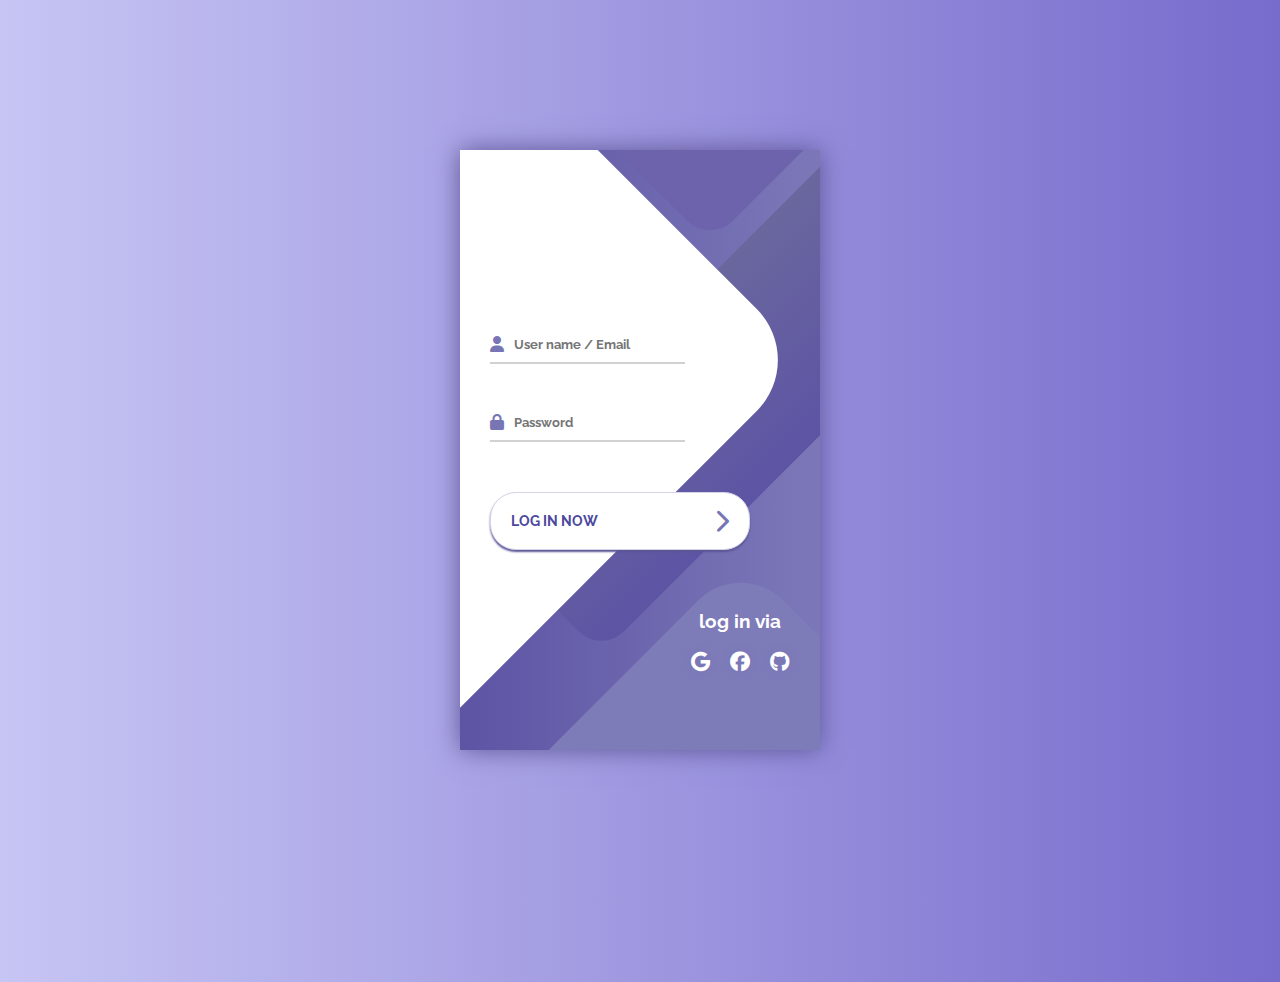
<file: Edu/templates/LoginPage/index.html>
<!DOCTYPE html>
<html lang="en">
<head>
    <meta charset="UTF-8">
    <title>LogIn/SignUp Page</title>
    <link rel="stylesheet" href="styles.css">
    <link rel="stylesheet" href="https://cdnjs.cloudflare.com/ajax/libs/font-awesome/6.5.0/css/all.min.css">
</head>
<body>
    <div class="container">
        <div class="screen">
            <div class="screen__content">
                <form class="login">
                    <div class="login__field">
                        <i class="login__icon fas fa-user"></i>
                        <input type="text" class="login__input" placeholder="User name / Email">
                    </div>
                    <div class="login__field">
                        <i class="login__icon fas fa-lock"></i>
                        <input type="password" class="login__input" placeholder="Password">
                    </div>
                    <button class="button login__submit">
                        <span class="button__text">Log In Now</span>
                        <i class="button__icon fas fa-chevron-right"></i>
                    </button>				
                </form>
                <div class="social-login">
                    <h3>log in via</h3>
                    <div class="social-icons">
                        <a href="#" class="social-login__icon fab fa-google"></a>
                        <a href="#" class="social-login__icon fab fa-facebook"></a>
                        <a href="#" class="social-login__icon fab fa-github"></a>
                    </div>
                </div>
            </div>
            <div class="screen__background">
                <span class="screen__background__shape screen__background__shape4"></span>
                <span class="screen__background__shape screen__background__shape3"></span>		
                <span class="screen__background__shape screen__background__shape2"></span>
                <span class="screen__background__shape screen__background__shape1"></span>
            </div>		
        </div>
    </div>
</body>
</html>
</file>
<file: Edu/templates/LoginPage/styles.css>
@import url('https://fonts.googleapis.com/css?family=Raleway:400,700');

* {
	box-sizing: border-box;
	margin: 0;
	padding: 0;	
	font-family: Raleway, sans-serif;
}

body {
	background: linear-gradient(90deg, #C7C5F4, #776BCC);		
}

.container {
	display: flex;
	align-items: center;
	justify-content: center;
	min-height: 100vh;
}

.screen {		
	background: linear-gradient(90deg, #5D54A4, #7C78B8);		
	position: relative;	
	height: 600px;
	width: 360px;	
	box-shadow: 0px 0px 24px #5C5696;
}


.screen__content {
	z-index: 1;
	position: relative;	
	height: 100%;
}

.screen__background {		
	position: absolute;
	top: 0;
	left: 0;
	right: 0;
	bottom: 0;
	z-index: 0;
	-webkit-clip-path: inset(0 0 0 0);
	clip-path: inset(0 0 0 0);	
}

.screen__background__shape {
	transform: rotate(45deg);
	position: absolute;
}

.screen__background__shape1 {
	height: 520px;
	width: 520px;
	background: #FFF;	
	top: -50px;
	right: 120px;	
	border-radius: 0 72px 0 0;
}

.screen__background__shape2 {
	height: 220px;
	width: 220px;
	background: #6C63AC;	
	top: -172px;
	right: 0;	
	border-radius: 32px;
}

.screen__background__shape3 {
	height: 540px;
	width: 190px;
	background: linear-gradient(270deg, #5D54A4, #6A679E);
	top: -24px;
	right: 0;	
	border-radius: 32px;
}

.screen__background__shape4 {
	height: 400px;
	width: 200px;
	background: #7E7BB9;	
	top: 420px;
	right: 50px;	
	border-radius: 60px;
}

.login {
	width: 320px;
	padding: 30px;
	padding-top: 156px;
}

.login__field {
	padding: 20px 0px;	
	position: relative;	
}

.login__icon {
	position: absolute;
	top: 30px;
	color: #7875B5;
}

.login__input {
	border: none;
	border-bottom: 2px solid #D1D1D4;
	background: none;
	padding: 10px;
	padding-left: 24px;
	font-weight: 700;
	width: 75%;
	transition: .2s;
}

.login__input:active,
.login__input:focus,
.login__input:hover {
	outline: none;
	border-bottom-color: #6A679E;
}

.login__input,
.login__submit,
.social-login__icon {
	transition: all 0.3s ease;
}

.login__input:focus {
	box-shadow: 0 2px 4px rgba(0,0,0,0.1);
}

.social-login__icon {
	padding: 20px 15px;
	font-size: 20px;
}


.login__submit {
	background: #fff;
	font-size: 14px;
	margin-top: 30px;
	padding: 16px 20px;
	border-radius: 26px;
	border: 1px solid #D4D3E8;
	text-transform: uppercase;
	font-weight: 700;
	display: flex;
	align-items: center;
	width: 100%;
	color: #4C489D;
	box-shadow: 0px 2px 2px #5C5696;
	cursor: pointer;
	transition: .2s;
}

.login__submit:active,
.login__submit:focus,
.login__submit:hover {
	border-color: #6A679E;
	outline: none;
}

.button__icon {
	font-size: 24px;
	margin-left: auto;
	color: #7875B5;
}

.social-login {	
	position: absolute;
	height: 140px;
	width: 160px;
	text-align: center;
	bottom: 0px;
	right: 0px;
	color: #fff;
}

.social-icons {
	display: flex;
	align-items: center;
	justify-content: center;
}

.social-login__icon {
	padding: 20px 10px;
	color: #fff;
	text-decoration: none;	
	text-shadow: 0px 0px 8px #7875B5;
}

.social-login__icon:hover {
	transform: scale(1.5);	
}
</file>
